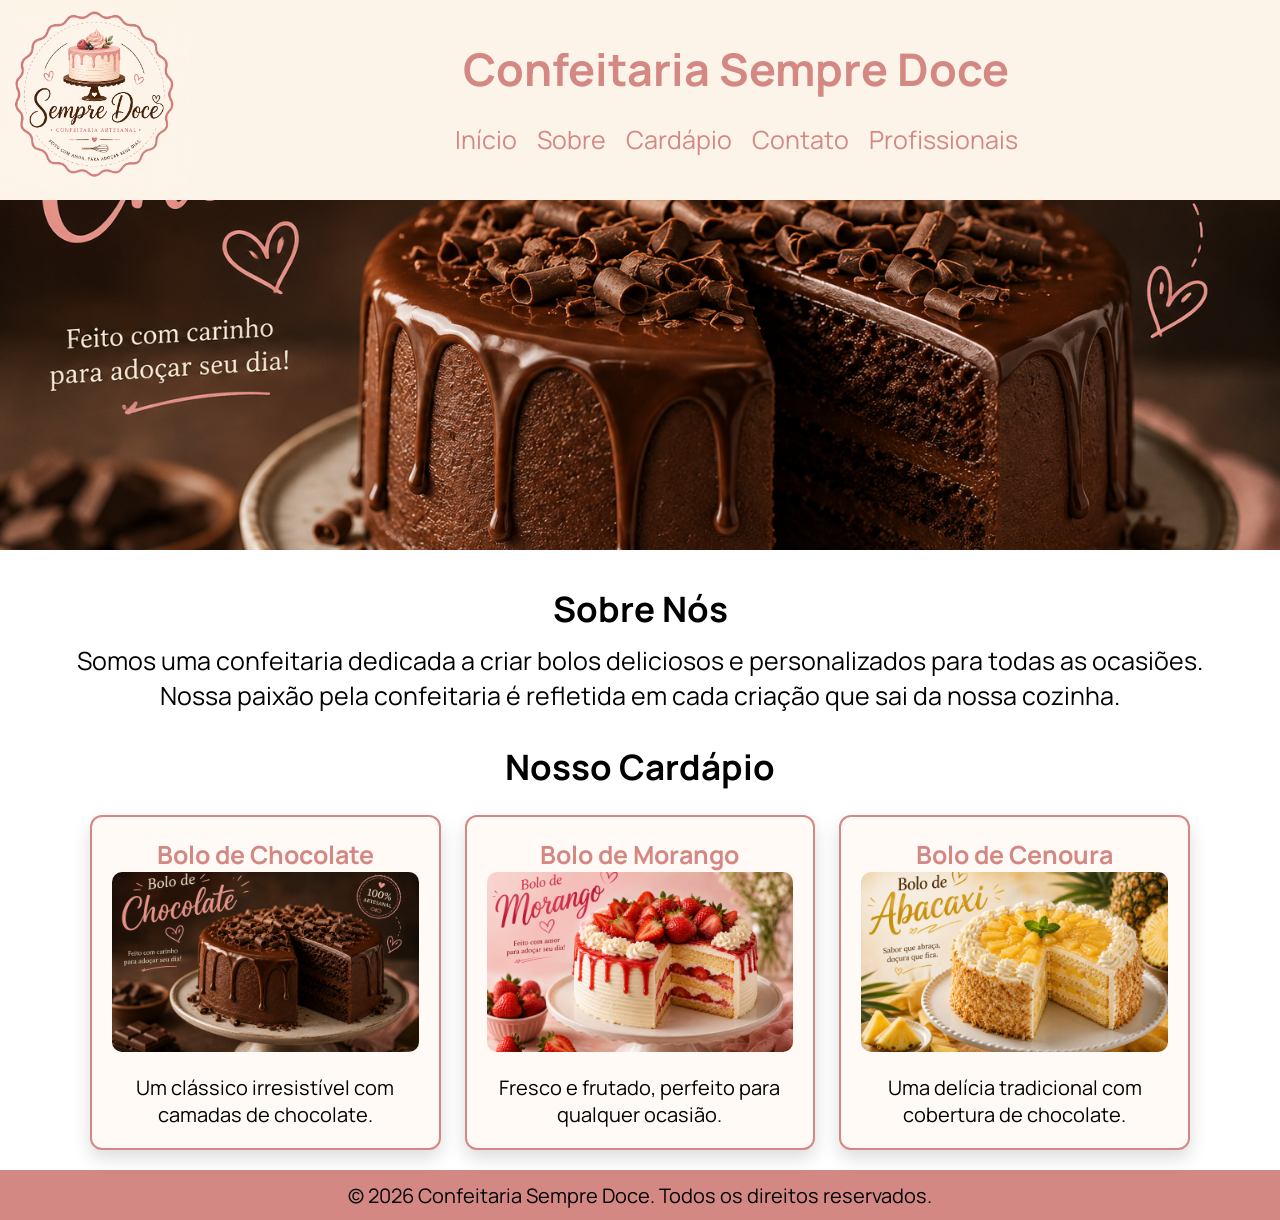
<file: index.html>
<!DOCTYPE html>
<html lang="pt-BR">
<head>
    <meta charset="UTF-8">
    <meta name="viewport" content="width=device-width, initial-scale=1.0">
    <title>Home</title>
    <link rel="stylesheet" href="css/index.css">

    <link rel="preconnect" href="https://fonts.googleapis.com">
    <link rel="preconnect" href="https://fonts.gstatic.com" crossorigin>
    <link href="https://fonts.googleapis.com/css2?family=Manrope:wght@200..800&display=swap" rel="stylesheet">
</head>
<body>
    <header>
        <div class="div-logo">
            <img class="logotipo" src="img/logo.png" alt="Logotipo da Confeitaria">
        </div>

        <div class="div-menu">
            <h1>
                Confeitaria Sempre Doce
            </h1>

            <br/>

            <nav>
                <ul>
                    <li>
                        <a href="index.html">Início</a>
                    </li>
                    <li>
                        <a href="pages/sobre.html">Sobre</a>
                    </li>
                    <li>
                        <a href="pages/cardapio.html">Cardápio</a>
                    </li>
                    <li>
                        <a href="pages/contato.html">Contato</a>
                    </li>
                       <li>
                        <a href="pages/profissionais.html">Profissionais</a>
                    </li>
                </ul>
            </nav>
                </div>
        </header>

    <img id="img" class="img-bolo" src="img/bolo1.png" alt="">

    <section class="sobre">
        <h2>Sobre Nós</h2>
        <p>
            Somos uma confeitaria dedicada a
            criar bolos deliciosos e personalizados
            para todas as ocasiões.<br/>
            Nossa paixão pela confeitaria é refletida
            em cada criação que sai da nossa
            cozinha.
        </p>
    </section>

    <section class="sobre">
        <h2>Nosso Cardápio</h2>
        
        <div class="menu-cardapio-itens">

            <div class="menu-cardapio-item">
                <h3>Bolo de Chocolate</h3>
                <img class="img-cardapio" src="img/bolo1.png" alt="Bolo de Chocolate">
                <p>
                    Um clássico irresistível
                    com camadas de chocolate.
                </p>
            </div>

            <div class="menu-cardapio-item">
                <h3>Bolo de Morango</h3>
                <img class="img-cardapio" src="img/bolo2.png" alt="Bolo de Morango">
                <p>
                    Fresco e frutado, perfeito
                    para qualquer ocasião.
                </p>
            </div>

            <div class="menu-cardapio-item">
                <h3>Bolo de Cenoura</h3>
                <img class="img-cardapio" src="img/bolo3.png" alt="Bolo de Cenoura">
                <p>
                    Uma delícia tradicional com
                    cobertura de chocolate.
                </p>
            </div>

        </div>
    </section>

    <footer>
        &copy; 2026 Confeitaria Sempre Doce. 
        Todos os direitos reservados.
    </footer>

</body>
<script src="js/index.js"></script>
</html>
</file>
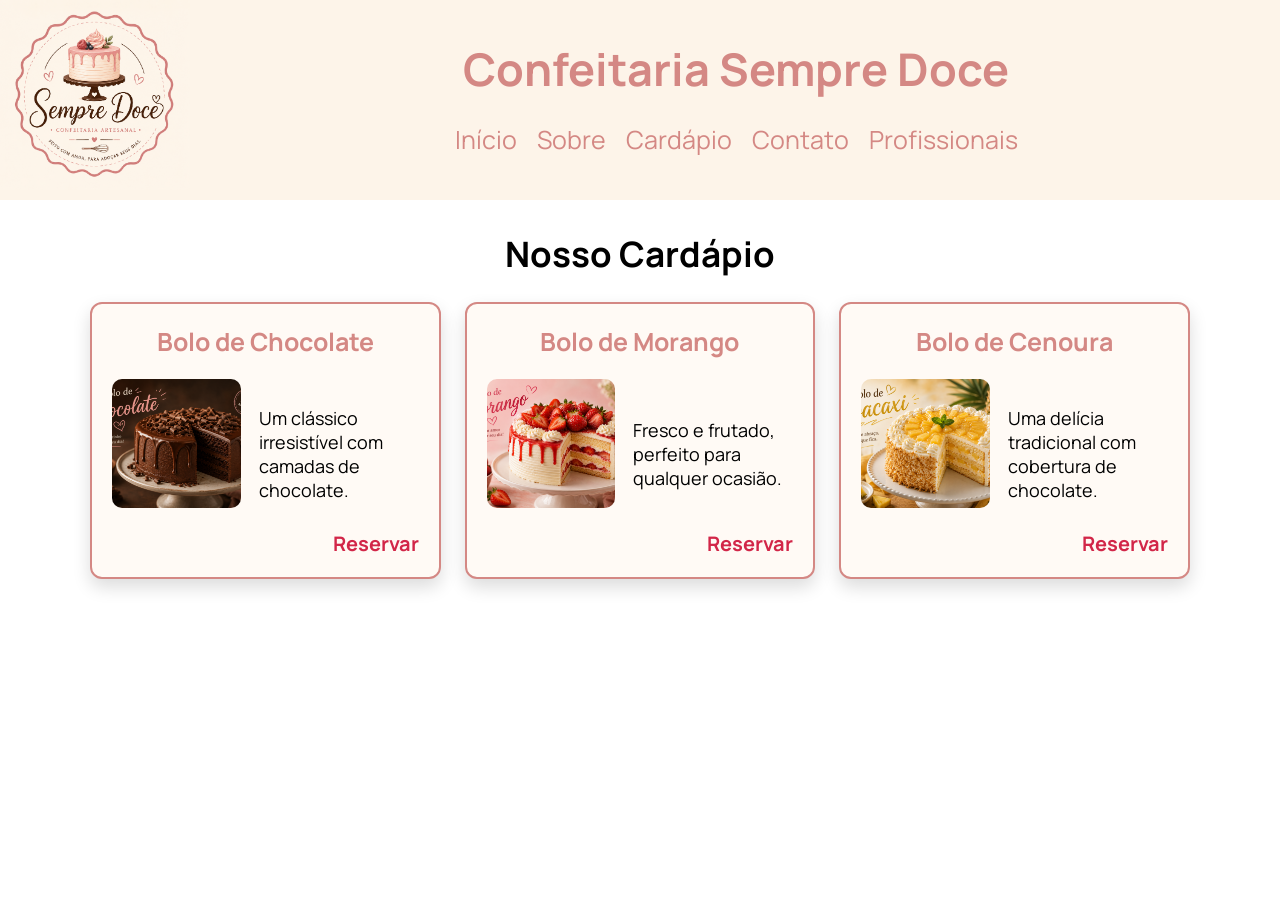
<file: pages/cardapio.html>
<!DOCTYPE html>
<html lang="pt-BR">

<head>
    <meta charset="UTF-8">
    <meta name="viewport" content="width=device-width, initial-scale=1.0">
    <title>Cardápio</title>

    <link rel="stylesheet" href="../css/index.css">
    <link rel="stylesheet" href="../css/cardapio.css">

    <link rel="preconnect" href="https://fonts.googleapis.com">
    <link rel="preconnect" href="https://fonts.gstatic.com" crossorigin>
    <link href="https://fonts.googleapis.com/css2?family=Manrope:wght@200..800&display=swap" rel="stylesheet">
</head>

<body>
    <header>
        <div class="div-logo">
            <img class="logotipo" src="../img/logo.png" alt="Logotipo da Confeitaria">
        </div>

        <div class="div-menu">
            <h1>
                Confeitaria Sempre Doce
            </h1>

            <br />

            <nav>
                <ul>
                    <li>
                        <a href="../index.html">Início</a>
                    </li>
                    <li>
                        <a href="sobre.html">Sobre</a>
                    </li>
                    <li>
                        <a href="cardapio.html">Cardápio</a>
                    </li>
                    <li>
                        <a href="contato.html">Contato</a>
                    </li>
                     <li>
                        <a href="pages/profissionais.html">Profissionais</a>
                    </li>
                </ul>
            </nav>
        </div>
    </header>

    <section class="sobre">
        <h2>Nosso Cardápio</h2>

        <div class="menu-cardapio-itens">

            <div class="menu-cardapio-item">
                <h3>Bolo de Chocolate</h3>

                <div class="div-card">
                    <img class="img-cardapio" src="../img/bolo1.png" alt="Bolo de Chocolate">
                    
                    <p>
                        Um clássico irresistível
                        com camadas de chocolate.
                    </p>
                </div>

                <div class="reservar">
                    <button class="button-reserva" onclick="abrir()">
                        Reservar
                    </button>
                </div>

            </div>

            <div class="menu-cardapio-item">
                <h3>Bolo de Morango</h3>

                <div class="div-card">
                    <img class="img-cardapio" src="../img/bolo2.png" alt="Bolo de Morango">
                    
                    <p>
                        Fresco e frutado, perfeito
                        para qualquer ocasião.
                    </p>
                </div>

                <div class="reservar">
                    <button class="button-reserva" onclick="abrir()">
                        Reservar
                    </button>
                </div>
            </div>

            <div class="menu-cardapio-item">
                <h3>Bolo de Cenoura</h3>

                <div class="div-card">
                    <!-- Corrigido o alt para Bolo de Cenoura -->
                    <img class="img-cardapio" src="../img/bolo3.png" alt="Bolo de Cenoura">
                    
                    <p class="descricao">
                        Uma delícia tradicional com
                        cobertura de chocolate.
                    </p>
                </div>

                <div class="reservar">
                    <button class="button-reserva" onclick="abrir()">
                        Reservar
                    </button>
                </div>
            </div>

        </div>
    </section>

    <div id="fade" class="hide"></div>

    <div id="modal" class="hide">
        <div class="centralizado">
            <h2>Realizar Reserva</h2>
             <img src="../img/qrcode.png" alt="QRCode para pagamento via PIX">
        </div>
        
        <div class="fechar">
            <button type="button" onclick="fechar()">Fechar</button>
        </div>

    </div>

</body>
<script src="../js/cardapio.js"></script>
</html>
</file>
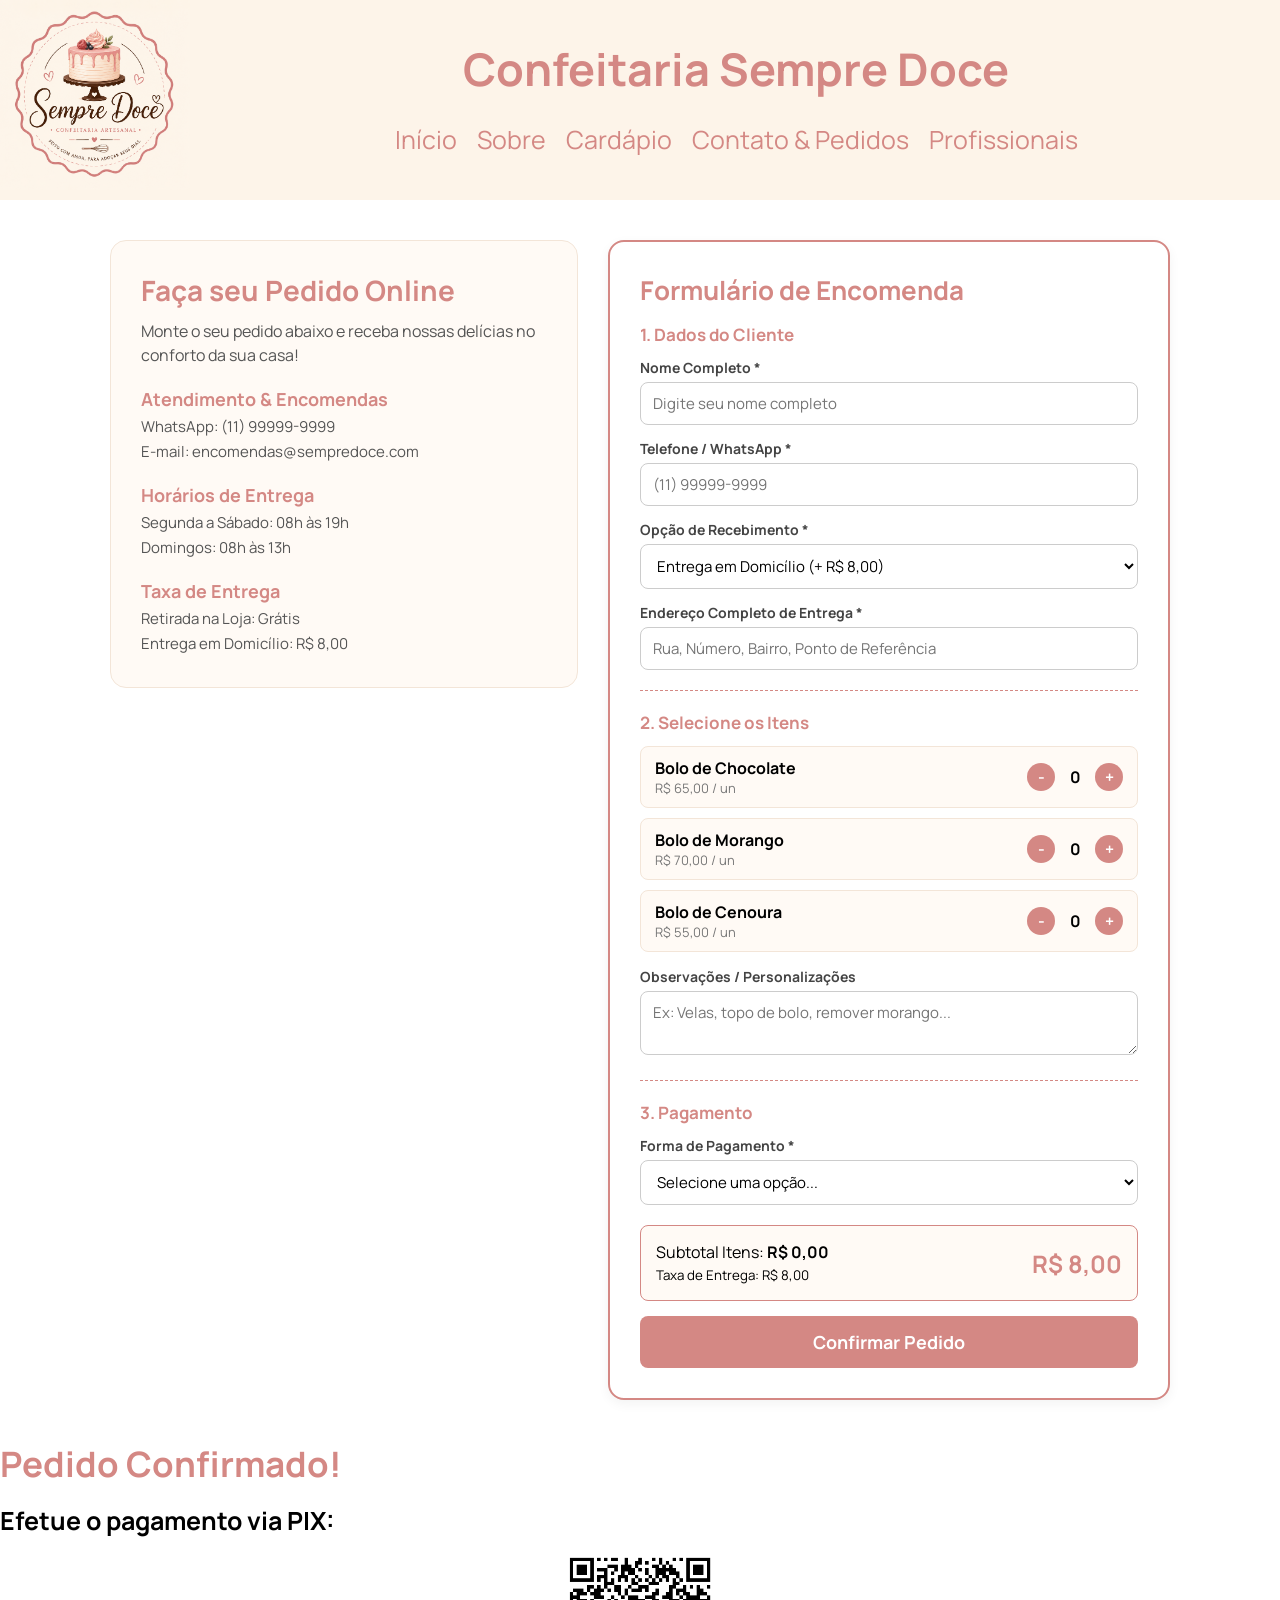
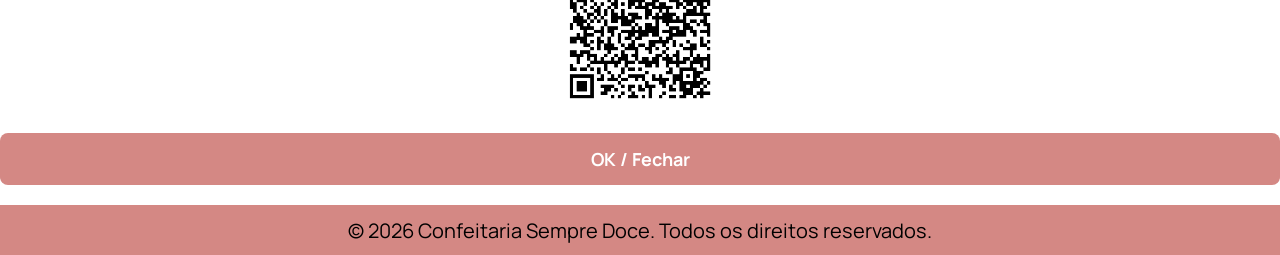
<file: pages/contato.html>
<!DOCTYPE html>
<html lang="pt-BR">

<head>
    <meta charset="UTF-8">
    <meta name="viewport" content="width=device-width, initial-scale=1.0">
    <title>Contato & Pedidos - Confeitaria Sempre Doce</title>

    <link rel="stylesheet" href="../css/index.css">
    <link rel="stylesheet" href="../css/contato.css">

    <link rel="preconnect" href="https://fonts.googleapis.com">
    <link rel="preconnect" href="https://fonts.gstatic.com" crossorigin>
    <link href="https://fonts.googleapis.com/css2?family=Manrope:wght@200..800&display=swap" rel="stylesheet">
</head>

<body>
    <header>
        <div class="div-logo">
            <img class="logotipo" src="../img/logo.png" alt="Logotipo da Confeitaria">
        </div>

        <div class="div-menu">
            <h1>Confeitaria Sempre Doce</h1>
            <br />
            <nav>
                <ul>
                    <li><a href="../index.html">Início</a></li>
                    <li><a href="sobre.html">Sobre</a></li>
                    <li><a href="cardapio.html">Cardápio</a></li>
                    <li><a href="contato.html">Contato & Pedidos</a></li>
                     <li>
                        <a href="pages/profissionais.html">Profissionais</a></li>
                </ul>
            </nav>
        </div>
    </header>

    <main class="container-contato">
        <!-- LADO ESQUERDO: INFORMAÇÕES -->
        <section class="info-contato">
            <h2>Faça seu Pedido Online</h2>
            <p>Monte o seu pedido abaixo e receba nossas delícias no conforto da sua casa!</p>

            <div class="item-contato">
                <h4> Atendimento & Encomendas</h4>
                <p>WhatsApp: (11) 99999-9999</p>
                <p>E-mail: encomendas@sempredoce.com</p>
            </div>

            <div class="item-contato">
                <h4> Horários de Entrega</h4>
                <p>Segunda a Sábado: 08h às 19h</p>
                <p>Domingos: 08h às 13h</p>
            </div>

            <div class="item-contato">
                <h4> Taxa de Entrega</h4>
                <p>Retirada na Loja: Grátis</p>
                <p>Entrega em Domicílio: R$ 8,00</p>
            </div>
        </section>

        <!-- LADO DIREITO: FORMULÁRIO COMPLETO -->
        <section class="form-contato">
            <h3>Formulário de Encomenda</h3>
            <form id="formPedido" onsubmit="finalizarPedido(event)">

                <!-- 1. DADOS DO CLIENTE -->
                <div class="secao-form">
                    <h4>1. Dados do Cliente</h4>
                    <div class="grupo-form">
                        <label for="nome">Nome Completo *</label>
                        <input type="text" id="nome" placeholder="Digite seu nome completo" required>
                    </div>

                    <div class="grupo-form">
                        <label for="telefone">Telefone / WhatsApp *</label>
                        <input type="tel" id="telefone" placeholder="(11) 99999-9999" required>
                    </div>

                    <div class="grupo-form">
                        <label for="tipoEntrega">Opção de Recebimento *</label>
                        <select id="tipoEntrega" onchange="atualizarTotal()" required>
                            <option value="entrega">Entrega em Domicílio (+ R$ 8,00)</option>
                            <option value="retirada">Retirar na Confeitaria (Grátis)</option>
                        </select>
                    </div>

                    <div class="grupo-form" id="boxEndereco">
                        <label for="endereco">Endereço Completo de Entrega *</label>
                        <input type="text" id="endereco" placeholder="Rua, Número, Bairro, Ponto de Referência" required>
                    </div>
                </div>

                <hr class="divisor" />

                <!-- 2. ITENS DO PEDIDO -->
                <div class="secao-form">
                    <h4>2. Selecione os Itens</h4>
                    
                    <div class="lista-produtos">
                        <div class="item-produto">
                            <div class="detalhes-prod">
                                <strong>Bolo de Chocolate</strong>
                                <span>R$ 65,00 / un</span>
                            </div>
                            <div class="controles-qtd">
                                <button type="button" onclick="alterarQtd('choc', -1)">-</button>
                                <span id="qtd-choc">0</span>
                                <button type="button" onclick="alterarQtd('choc', 1)">+</button>
                            </div>
                        </div>

                        <div class="item-produto">
                            <div class="detalhes-prod">
                                <strong>Bolo de Morango</strong>
                                <span>R$ 70,00 / un</span>
                            </div>
                            <div class="controles-qtd">
                                <button type="button" onclick="alterarQtd('morang', -1)">-</button>
                                <span id="qtd-morang">0</span>
                                <button type="button" onclick="alterarQtd('morang', 1)">+</button>
                            </div>
                        </div>

                        <div class="item-produto">
                            <div class="detalhes-prod">
                                <strong>Bolo de Cenoura</strong>
                                <span>R$ 55,00 / un</span>
                            </div>
                            <div class="controles-qtd">
                                <button type="button" onclick="alterarQtd('cenou', -1)">-</button>
                                <span id="qtd-cenou">0</span>
                                <button type="button" onclick="alterarQtd('cenou', 1)">+</button>
                            </div>
                        </div>
                    </div>

                    <div class="grupo-form" style="margin-top: 15px;">
                        <label for="observacoes">Observações / Personalizações</label>
                        <textarea id="observacoes" rows="2" placeholder="Ex: Velas, topo de bolo, remover morango..."></textarea>
                    </div>
                </div>

                <hr class="divisor" />

                <!-- 3. FORMA DE PAGAMENTO -->
                <div class="secao-form">
                    <h4>3. Pagamento</h4>
                    <div class="grupo-form">
                        <label for="pagamento">Forma de Pagamento *</label>
                        <select id="pagamento" required>
                            <option value="">Selecione uma opção...</option>
                            <option value="PIX">PIX (Chave ou QR Code)</option>
                            <option value="Cartão de Crédito">Cartão de Crédito</option>
                            <option value="Cartão de Débito">Cartão de Débito</option>
                            <option value="Dinheiro">Dinheiro (na entrega/retirada)</option>
                        </select>
                    </div>
                </div>

                <!-- RESUMO DO TOTAL -->
                <div class="resumo-total">
                    <div>
                        <span>Subtotal Itens: <strong id="subtotal">R$ 0,00</strong></span><br>
                        <small id="txtTaxa">Taxa de Entrega: R$ 8,00</small>
                    </div>
                    <div class="valor-final" id="totalGeral">R$ 8,00</div>
                </div>

                <button type="submit" class="btn-enviar">Confirmar Pedido</button>
            </form>
        </section>
    </main>

    <!-- MODAL DE CONFIRMAÇÃO DO PEDIDO -->
    <div id="fade" class="hide"></div>
    <div id="modal" class="hide">
        <div class="centralizado">
            <h2 style="color: #D48884; margin-bottom: 10px;">Pedido Confirmado!</h2>
            <p id="msgConfirmacao"></p>

            <div id="boxPix" class="hide" style="margin-top: 15px;">
                <p><strong>Efetue o pagamento via PIX:</strong></p>
                <img src="../img/qrcode.png" alt="QRCode PIX" style="width: 160px; margin: 10px auto; display: block;">
            </div>
        </div>
        <div class="fechar">
            <button type="button" class="btn-enviar" onclick="fecharModal()">OK / Fechar</button>
        </div>
    </div>

    <footer>
        &copy; 2026 Confeitaria Sempre Doce. Todos os direitos reservados.
    </footer>

    <script>
        const preços = { choc: 65, morang: 70, cenou: 55 };
        const qtds = { choc: 0, morang: 0, cenou: 0 };

        function alterarQtd(item, valor) {
            if (qtds[item] + valor >= 0) {
                qtds[item] += valor;
                document.getElementById('qtd-' + item).innerText = qtds[item];
                atualizarTotal();
            }
        }

        function atualizarTotal() {
            let subtotal = (qtds.choc * preços.choc) + (qtds.morang * preços.morang) + (qtds.cenou * preços.cenou);
            let tipoEntrega = document.getElementById('tipoEntrega').value;
            let taxa = tipoEntrega === 'entrega' ? 8 : 0;

            document.getElementById('endereco').required = (tipoEntrega === 'entrega');
            document.getElementById('boxEndereco').style.display = (tipoEntrega === 'entrega') ? 'block' : 'none';

            document.getElementById('subtotal').innerText = 'R$ ' + subtotal.toFixed(2).replace('.', ',');
            document.getElementById('txtTaxa').innerText = tipoEntrega === 'entrega' ? 'Taxa de Entrega: R$ 8,00' : 'Retirada no Balcão: Grátis';
            document.getElementById('totalGeral').innerText = 'R$ ' + (subtotal + taxa).toFixed(2).replace('.', ',');
        }

        function finalizarPedido(e) {
            e.preventDefault();
            let totalItens = qtds.choc + qtds.morang + qtds.cenou;

            if (totalItens === 0) {
                alert('Por favor, adicione pelo menos 1 item ao seu pedido!');
                return;
            }

            let nome = document.getElementById('nome').value;
            let pag = document.getElementById('pagamento').value;
            let total = document.getElementById('totalGeral').innerText;

            document.getElementById('msgConfirmacao').innerText = `Obrigado, ${nome}! Seu pedido no valor de ${total} foi registrado com sucesso. Forma de pagamento: ${pag}.`;
            
            if (pag === 'PIX') {
                document.getElementById('boxPix').classList.remove('hide');
            } else {
                document.getElementById('boxPix').classList.add('hide');
            }

            document.getElementById('fade').classList.remove('hide');
            document.getElementById('fade').classList.add('fade');
            document.getElementById('modal').classList.remove('hide');
            document.getElementById('modal').classList.add('modal');
        }

        function fecharModal() {
            document.getElementById('fade').classList.add('hide');
            document.getElementById('fade').classList.remove('fade');
            document.getElementById('modal').classList.add('hide');
            document.getElementById('modal').classList.remove('modal');
        }
    </script>
</body>
</html>
</file>
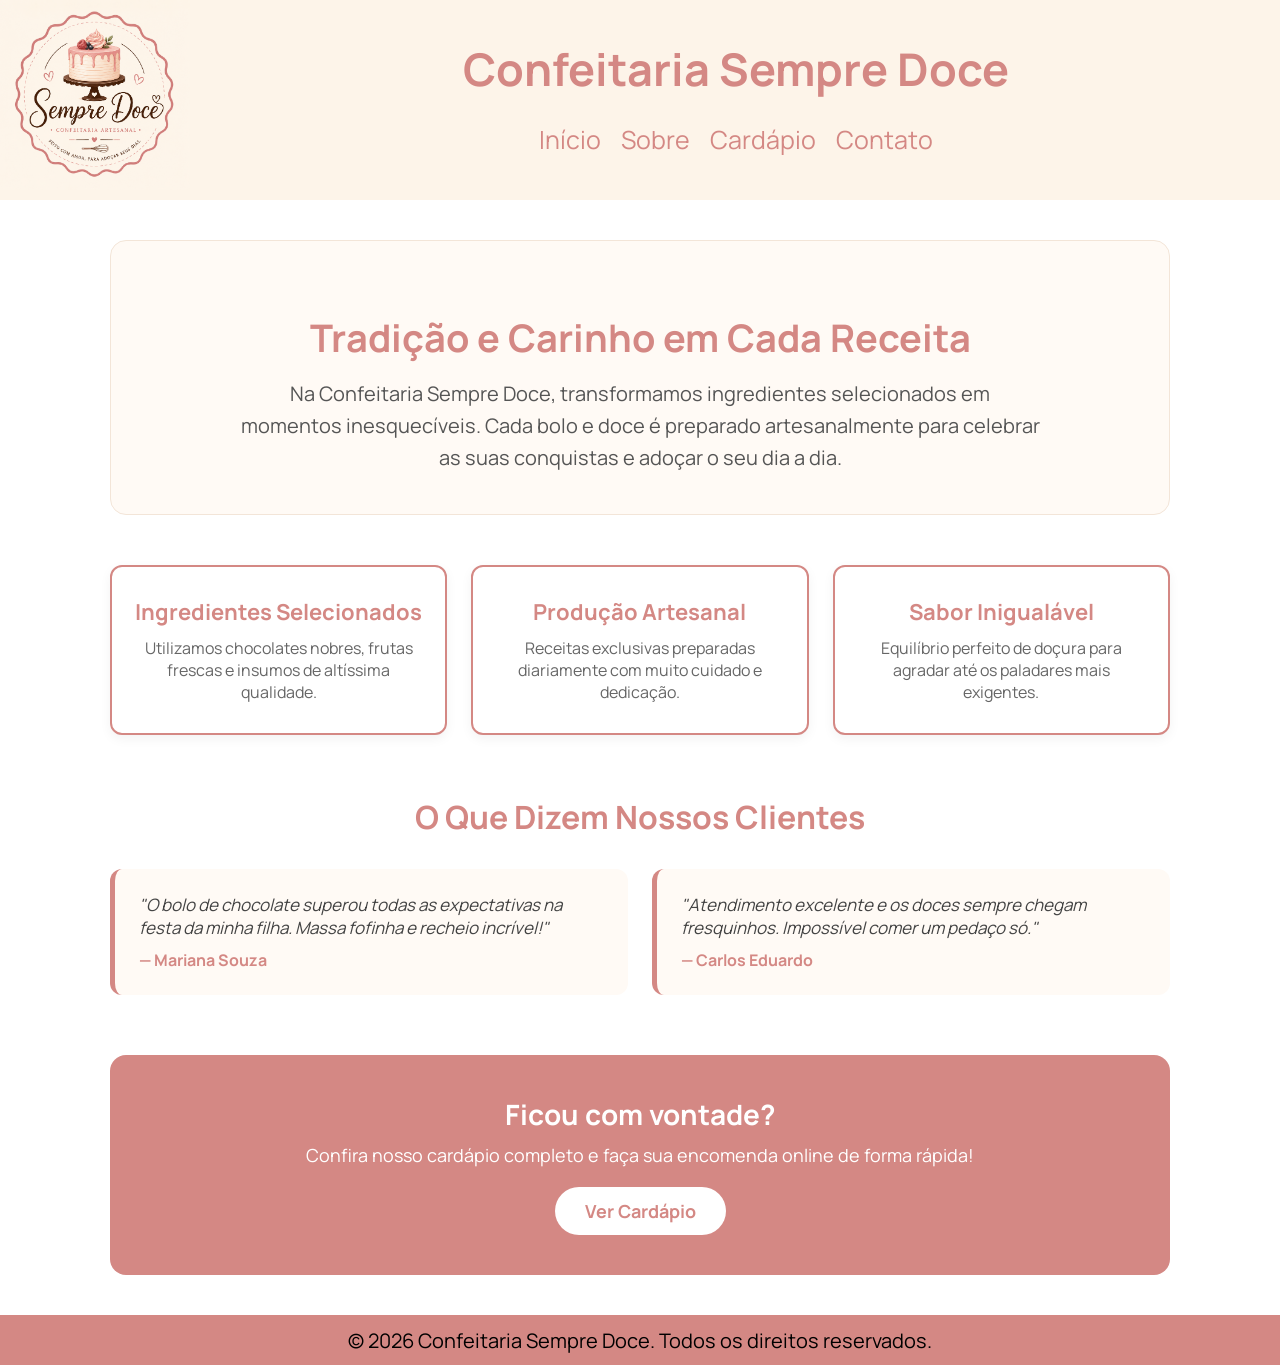
<file: pages/sobre.html>
<!DOCTYPE html>
<html lang="pt-BR">

<head>
    <meta charset="UTF-8">
    <meta name="viewport" content="width=device-width, initial-scale=1.0">
    <title>Sobre Nós - Confeitaria Sempre Doce</title>

    <link rel="stylesheet" href="../css/index.css">
    <link rel="stylesheet" href="../css/sobre.css">

    <link rel="preconnect" href="https://fonts.googleapis.com">
    <link rel="preconnect" href="https://fonts.gstatic.com" crossorigin>
    <link href="https://fonts.googleapis.com/css2?family=Manrope:wght@200..800&display=swap" rel="stylesheet">
</head>

<body>
    <header>
        <div class="div-logo">
            <img class="logotipo" src="../img/logo.png" alt="Logotipo da Confeitaria">
        </div>

        <div class="div-menu">
            <h1>Confeitaria Sempre Doce</h1>
            <br />
            <nav>
                <ul>
                    <li><a href="../index.html">Início</a></li>
                    <li><a href="sobre.html">Sobre</a></li>
                    <li><a href="cardapio.html">Cardápio</a></li>
                    <li><a href="contato.html">Contato</a></li>
                </ul>
            </nav>
        </div>
    </header>

    <main class="container">
        <section class="hero-sobre">
            <h2>Tradição e Carinho em Cada Receita</h2>
            <p>
                Na Confeitaria Sempre Doce, transformamos ingredientes selecionados em momentos inesquecíveis. Cada bolo e doce é preparado artesanalmente para celebrar as suas conquistas e adoçar o seu dia a dia.
            </p>
        </section>

        <section class="grid-diferenciais">
            <div class="card-diferencial">
                <h3>Ingredientes Selecionados</h3>
                <p>Utilizamos chocolates nobres, frutas frescas e insumos de altíssima qualidade.</p>
            </div>
            <div class="card-diferencial">
                <h3>Produção Artesanal</h3>
                <p>Receitas exclusivas preparadas diariamente com muito cuidado e dedicação.</p>
            </div>
            <div class="card-diferencial">
                <h3>Sabor Inigualável</h3>
                <p>Equilíbrio perfeito de doçura para agradar até os paladares mais exigentes.</p>
            </div>
        </section>

        <section class="depoimentos">
            <h2>O Que Dizem Nossos Clientes</h2>
            <div class="grid-depoimentos">
                <div class="card-depoimento">
                    <p>"O bolo de chocolate superou todas as expectativas na festa da minha filha. Massa fofinha e recheio incrível!"</p>
                    <span>— Mariana Souza</span>
                </div>
                <div class="card-depoimento">
                    <p>"Atendimento excelente e os doces sempre chegam fresquinhos. Impossível comer um pedaço só."</p>
                    <span>— Carlos Eduardo</span>
                </div>
            </div>
        </section>

        <section class="cta-sobre">
            <h3>Ficou com vontade?</h3>
            <p>Confira nosso cardápio completo e faça sua encomenda online de forma rápida!</p>
            <a href="cardapio.html" class="btn-cta">Ver Cardápio</a>
        </section>
    </main>

    <footer>
        &copy; 2026 Confeitaria Sempre Doce. Todos os direitos reservados.
    </footer>
</body>
</html>
</file>
<file: css/index.css>
* {
    margin: 0;
    padding: 0;
    box-sizing: border-box;
    font-family: "Manrope", sans-serif;
}

header {
    height: 200px;
    display: flex;
    background-color: #FDF4E9;
}

.div-logo {
    width: 15%;
    height: 194px;
}

.div-menu {
    width: 85%;
    height: 194px;
    display: flex;
    flex-direction: column;
    align-items: center;
    justify-content: center;
}

.logotipo {
    height: 190px;
}

ul {
    display: flex;
    gap: 20px;
    justify-content: center;
    list-style-type: none;
}

h1 {
    color: #D48884;
    font-size: 45px;
}

a {
    text-decoration: none;
    color: #D48884;
    font-size: 25px;
}

a:hover {
    cursor: pointer;
    text-decoration: underline;
}

.img-bolo {
    width: 100%;
    height: 350px;
    object-fit: cover;
}

.sobre {
    text-align: center;
    margin-top: 10px;
}

h2 {
    font-size: 35px;
    margin-top: 30px;
}

p {
    font-size: 25px;
    margin-top: 10px;
}

.menu-cardapio-itens {
    width: min(1100px, calc(100% - 32px));
    margin: 24px auto 0;
    display: grid;
    grid-template-columns: repeat(3, minmax(0, 1fr));
    gap: 24px;
    align-items: stretch;
}

.menu-cardapio-item {
    border: 2px solid #D48884;
    border-radius: 12px;
    box-shadow: 0 8px 18px rgba(0, 0, 0, 0.14);
    padding: 20px;
    background-color: #fffaf5;
    display: flex;
    flex-direction: column;
    min-width: 0;
}

h3 {
    font-size: 25px;
    color: #D48884;
    font-weight: bold;
}

.menu-cardapio-item .img-cardapio {
    width: 100%;
    height: 180px;
    margin: 0 0 12px;
    border-radius: 10px;
    object-fit: cover;
}

.menu-cardapio-item p {
    font-size: 20px;
}

@media (max-width: 760px) {
    .menu-cardapio-itens {
        grid-template-columns: 1fr;
        max-width: 440px;
    }
}

footer {
    background-color: #D48884;
    height: 50px;
    margin-top: 20px;
    font-size: 20px;
    display: flex;
    justify-content: center;
    align-items: center;
}
</file>
<file: css/cardapio.css>
.menu-cardapio-item .div-card .img-cardapio {
    flex: 0 0 42%;
    width: 42%;
    max-width: 160px;
    height: auto;
    aspect-ratio: 1;
    object-fit: cover;
    border-radius: 10px;
}

.div-card {
    display: flex;
    align-items: center;
    gap: 18px;
    padding-bottom: 10px;
    min-width: 0;
}

.div-card p {
    flex: 1;
    min-width: 0;
    font-size: 18px;
    text-align: left;
    overflow-wrap: anywhere;
}

.menu-cardapio-item h3 {
    margin-bottom: 20px;
}

.reservar {
    margin-top: auto;
    text-align: right;
}

.reservar a {
    font-size: 15px;
    color: blue;
    margin-right: 10px;
}

.hide {
    display: none;
}

.fade {
    position: fixed;
    top: 0;
    left: 0;
    width: 100%;
    height: 100%;
    background-color: rgba(0,0,0, 0.5);
    z-index: 1;
}

.modal {
    position: fixed;
    top: 50%;
    left: 50%;
    transform: translate(-50%, -50%);
    background-color: white;
    border-radius: 10px;
    width: min(380px, calc(100% - 32px));
    max-height: calc(100vh - 32px);
    padding: 28px;
    overflow-y: auto;
    z-index: 2;
}

.modal img {
    display: block;
    max-width: 100%;
    width: 180px;
    height: auto;
    margin: 16px auto 0;
}

.fechar {
    margin-top: 20px;
    text-align: right;
}

.button-reserva {
    text-decoration: none;
    cursor: pointer;
    font-size: 20px;
    background-color: transparent;
    border: 0px;
    color: rgb(210, 38, 72);
    font-weight: bold;
}

.button-reserva:hover {
    text-decoration: underline;
}

.centralizado {
    text-align: center;
}

@media (max-width: 520px) {
    .div-card {
        align-items: flex-start;
    }

    .menu-cardapio-item .div-card .img-cardapio {
        flex-basis: 38%;
        width: 38%;
    }

    .div-card p {
        font-size: 16px;
    }
}
</file>
<file: css/contato.css>
.container-contato {
    max-width: 1100px;
    margin: 40px auto;
    padding: 0 20px;
    display: grid;
    grid-template-columns: 1fr 1.2fr;
    gap: 30px;
}

.info-contato {
    background: #fffaf5;
    padding: 30px;
    border-radius: 16px;
    border: 1px solid #f3e5d8;
    height: fit-content;
}

.info-contato h2 {
    color: #D48884;
    font-size: 28px;
    margin-top: 0;
}

.info-contato p {
    font-size: 16px;
    color: #555;
    line-height: 1.5;
}

.item-contato {
    margin-top: 20px;
}

.item-contato h4 {
    color: #D48884;
    font-size: 18px;
    margin-bottom: 5px;
}

.item-contato p {
    font-size: 15px;
    margin: 2px 0;
}

.form-contato {
    background: white;
    padding: 30px;
    border-radius: 16px;
    border: 2px solid #D48884;
    box-shadow: 0 4px 12px rgba(0, 0, 0, 0.05);
}

.form-contato h3 {
    color: #D48884;
    font-size: 26px;
    margin-top: 0;
    margin-bottom: 15px;
}

.secao-form h4 {
    color: #D48884;
    font-size: 17px;
    margin-bottom: 12px;
}

.grupo-form {
    margin-bottom: 14px;
}

.grupo-form label {
    display: block;
    font-size: 14px;
    font-weight: bold;
    color: #444;
    margin-bottom: 5px;
}

.grupo-form input,
.grupo-form select,
.grupo-form textarea {
    width: 100%;
    padding: 10px 12px;
    border: 1px solid #ccc;
    border-radius: 8px;
    font-size: 15px;
    font-family: inherit;
    background-color: #fff;
}

.grupo-form input:focus,
.grupo-form select:focus,
.grupo-form textarea:focus {
    outline: none;
    border-color: #D48884;
}

.divisor {
    border: 0;
    border-top: 1px dashed #D48884;
    margin: 20px 0;
}

/* LISTA DE PRODUTOS COM BOTÃO DE QUANTIDADE */
.lista-produtos {
    display: flex;
    flex-direction: column;
    gap: 10px;
}

.item-produto {
    display: flex;
    justify-content: space-between;
    align-items: center;
    background: #fffaf5;
    padding: 10px 14px;
    border-radius: 8px;
    border: 1px solid #f3e5d8;
}

.detalhes-prod {
    display: flex;
    flex-direction: column;
}

.detalhes-prod span {
    font-size: 13px;
    color: #777;
}

.controles-qtd {
    display: flex;
    align-items: center;
    gap: 10px;
}

.controles-qtd button {
    background: #D48884;
    color: white;
    border: none;
    width: 28px;
    height: 28px;
    border-radius: 50%;
    font-weight: bold;
    font-size: 16px;
    cursor: pointer;
}

.controles-qtd span {
    font-weight: bold;
    font-size: 16px;
    width: 20px;
    text-align: center;
}

/* RESUMO DO TOTAL */
.resumo-total {
    background-color: #fffaf5;
    padding: 15px;
    border-radius: 8px;
    border: 1px solid #D48884;
    display: flex;
    justify-content: space-between;
    align-items: center;
    margin-top: 20px;
}

.valor-final {
    font-size: 24px;
    font-weight: bold;
    color: #D48884;
}

.btn-enviar {
    width: 100%;
    background: #D48884;
    color: white;
    border: none;
    padding: 14px;
    font-size: 18px;
    font-weight: bold;
    border-radius: 8px;
    cursor: pointer;
    margin-top: 15px;
    transition: background 0.2s;
}

.btn-enviar:hover {
    background: #b86e6a;
}

@media (max-width: 768px) {
    .container-contato {
        grid-template-columns: 1fr;
    }
}
</file>
<file: css/sobre.css>
.container {
    max-width: 1100px;
    margin: 40px auto;
    padding: 0 20px;
}

.hero-sobre {
    text-align: center;
    padding: 40px 20px;
    background-color: #fffaf5;
    border-radius: 16px;
    border: 1px solid #f3e5d8;
    margin-bottom: 50px;
}

.hero-sobre h2 {
    color: #D48884;
    font-size: 38px;
    margin-bottom: 15px;
}

.hero-sobre p {
    font-size: 20px;
    color: #555;
    line-height: 1.6;
    max-width: 800px;
    margin: 0 auto;
}

.grid-diferenciais {
    display: grid;
    grid-template-columns: repeat(3, 1fr);
    gap: 24px;
    margin-bottom: 60px;
}

.card-diferencial {
    background: #ffffff;
    padding: 30px 20px;
    border-radius: 12px;
    border: 2px solid #D48884;
    text-align: center;
    box-shadow: 0 4px 12px rgba(0, 0, 0, 0.05);
}

.card-diferencial h3 {
    color: #D48884;
    font-size: 22px;
    margin-bottom: 10px;
}

.card-diferencial p {
    font-size: 16px;
    color: #666;
    margin-top: 0;
}

.depoimentos {
    text-align: center;
    margin-bottom: 60px;
}

.depoimentos h2 {
    color: #D48884;
    font-size: 32px;
    margin-bottom: 30px;
}

.grid-depoimentos {
    display: grid;
    grid-template-columns: repeat(2, 1fr);
    gap: 24px;
}

.card-depoimento {
    background: #fffaf5;
    padding: 24px;
    border-radius: 12px;
    font-style: italic;
    border-left: 5px solid #D48884;
    text-align: left;
}

.card-depoimento p {
    font-size: 17px;
    color: #444;
    margin: 0 0 10px 0;
}

.card-depoimento span {
    font-weight: bold;
    color: #D48884;
    font-style: normal;
    display: block;
}

.cta-sobre {
    text-align: center;
    background: #D48884;
    color: white;
    padding: 40px 20px;
    border-radius: 16px;
    margin-bottom: 40px;
}

.cta-sobre h3 {
    color: white;
    font-size: 28px;
    margin-bottom: 10px;
}

.cta-sobre p {
    font-size: 18px;
    margin-bottom: 20px;
}

.btn-cta {
    display: inline-block;
    background: white;
    color: #D48884;
    padding: 12px 30px;
    font-size: 18px;
    font-weight: bold;
    border-radius: 25px;
    transition: transform 0.2s;
}

.btn-cta:hover {
    transform: scale(1.05);
    text-decoration: none;
}

@media (max-width: 768px) {
    .grid-diferenciais, .grid-depoimentos {
        grid-template-columns: 1fr;
    }
}
</file>
